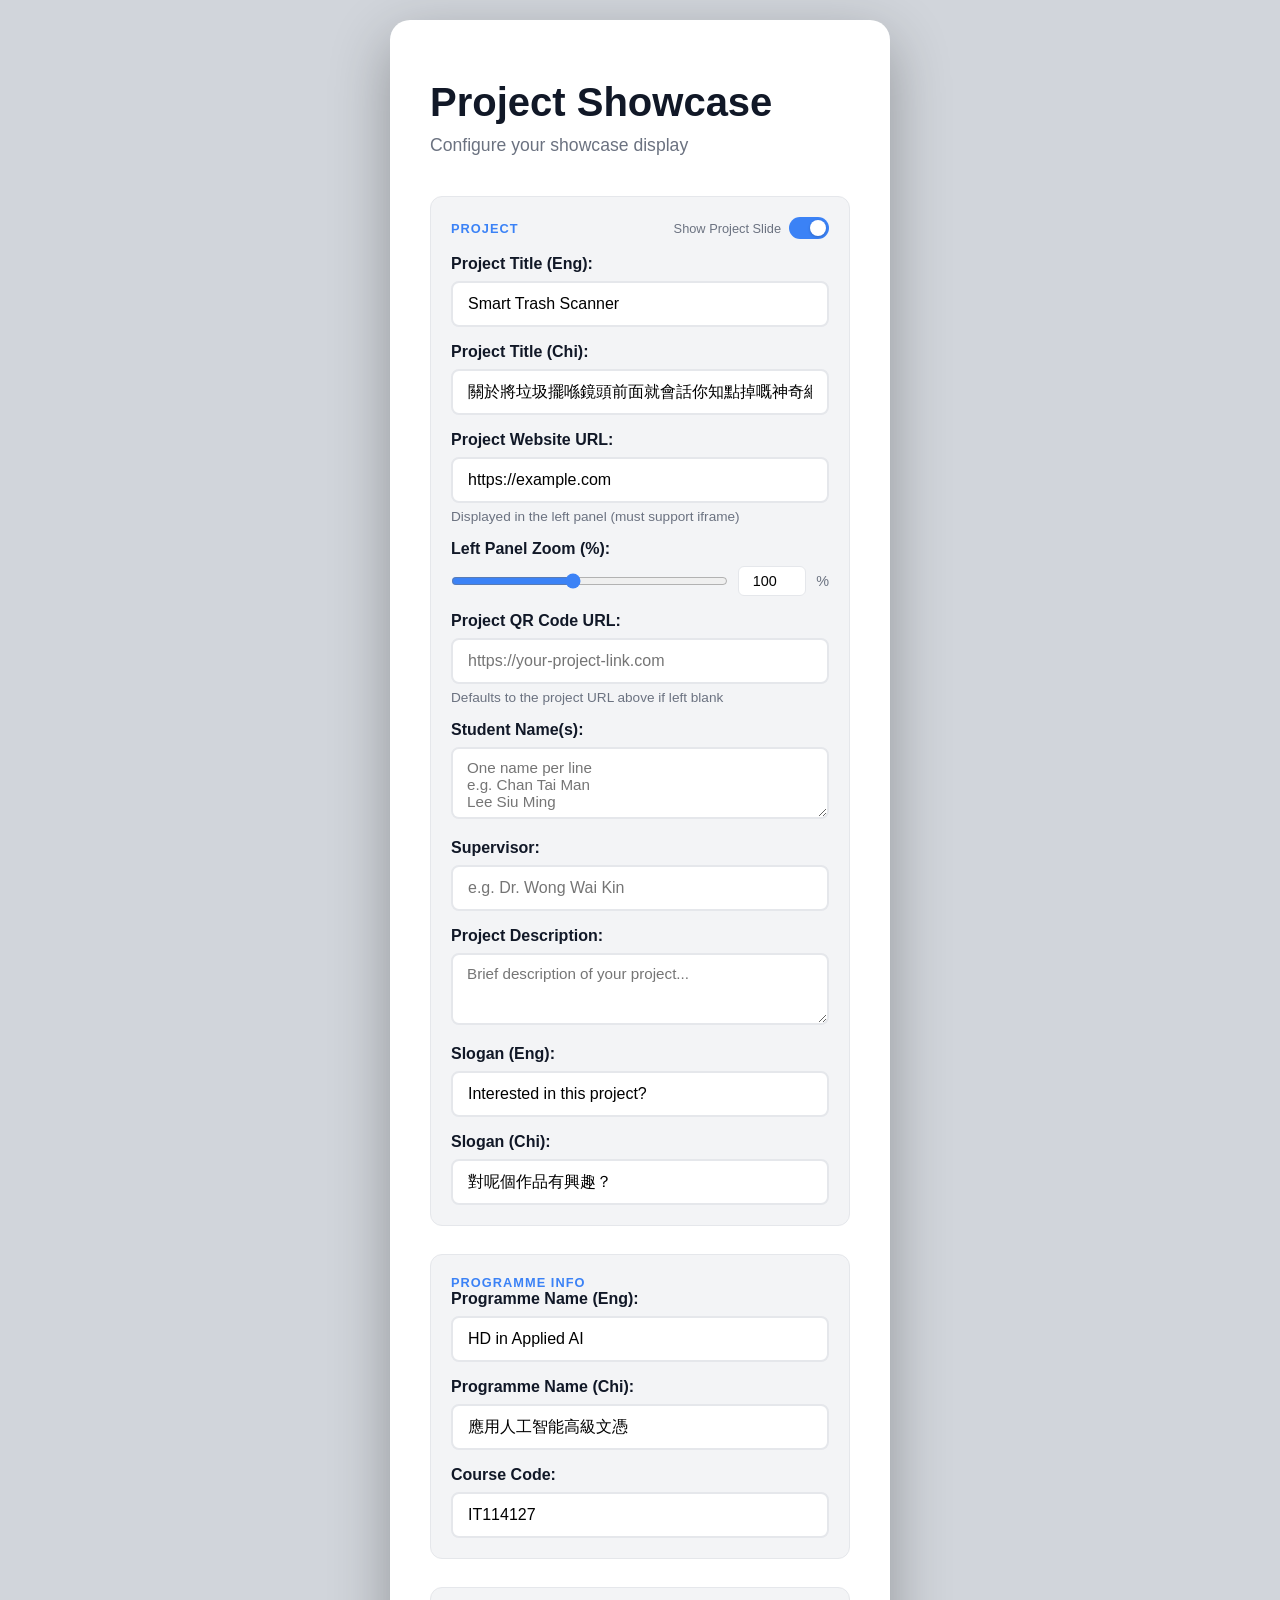
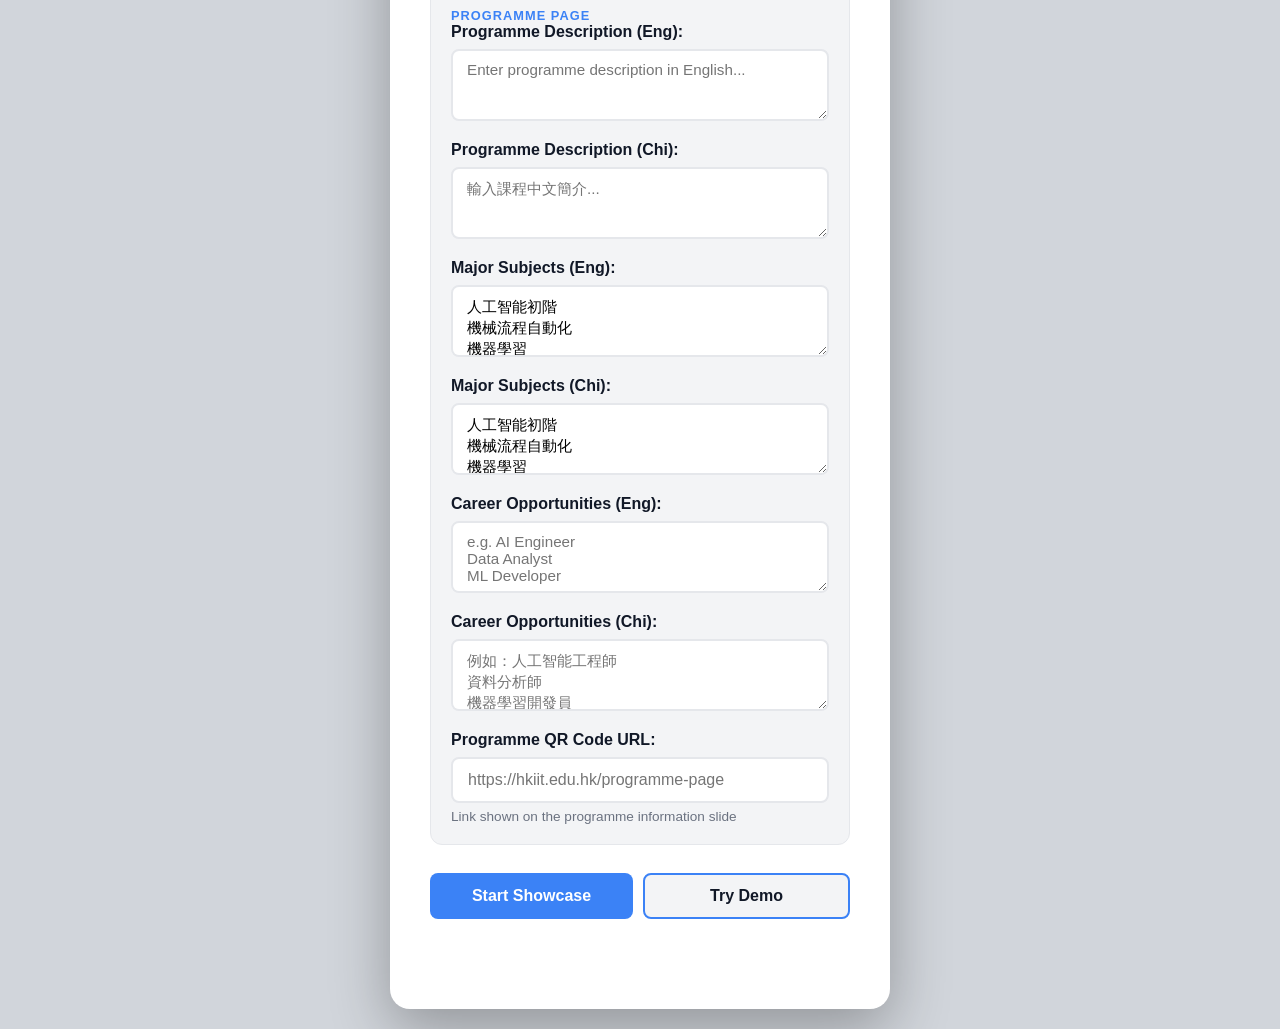
<file: index.html>
<!DOCTYPE html>
<html lang="en">
<head>
    <meta charset="UTF-8">
    <meta name="viewport" content="width=device-width, initial-scale=1.0">
    <title>Project Showcase - Setup</title>
    <link rel="stylesheet" href="styles.css">
</head>
<body>
    <div class="start-screen">
        <div class="start-container">
            <h1>Project Showcase</h1>
            <p class="subtitle">Configure your showcase display</p>

            <!-- Section 1: Project URLs -->
            <div class="setup-section">
                <div class="setup-section-header">
                    <h3 class="setup-section-title">Project</h3>
                    <label class="toggle-label">
                        <span class="toggle-text">Show Project Slide</span>
                        <input type="checkbox" id="showSlide1" checked>
                        <span class="toggle-switch"></span>
                    </label>
                </div>

                <div class="input-section">
                    <label for="projTitleEng">Project Title (Eng):</label>
                    <input type="text" id="projTitleEng" value="Smart Trash Scanner">
                </div>

                <div class="input-section">
                    <label for="projTitleChi">Project Title (Chi):</label>
                    <input type="text" id="projTitleChi" value="關於將垃圾擺喺鏡頭前面就會話你知點掉嘅神奇網頁">
                </div>

                <div class="input-section">
                    <label for="websiteUrl">Project Website URL:</label>
                    <input type="url" id="websiteUrl"
                        placeholder="https://example.com"
                        value="https://example.com">
                    <small class="hint">Displayed in the left panel (must support iframe)</small>
                </div>

                <div class="input-section">
                    <label for="iframeZoom">Left Panel Zoom (%):</label>
                    <div class="zoom-input-row">
                        <input type="range" id="iframeZoomRange" min="25" max="200" value="100" step="5">
                        <input type="number" id="iframeZoom" min="25" max="200" value="100" step="5">
                        <span class="zoom-unit">%</span>
                    </div>
                </div>

                <div class="input-section">
                    <label for="qrUrl">Project QR Code URL:</label>
                    <input type="url" id="qrUrl"
                        placeholder="https://your-project-link.com">
                    <small class="hint">Defaults to the project URL above if left blank</small>
                </div>

                <div class="input-section">
                    <label for="studentNames">Student Name(s):</label>
                    <textarea id="studentNames" class="setup-textarea"
                        placeholder="One name per line&#10;e.g. Chan Tai Man&#10;Lee Siu Ming"></textarea>
                </div>

                <div class="input-section">
                    <label for="supervisorName">Supervisor:</label>
                    <input type="text" id="supervisorName"
                        placeholder="e.g. Dr. Wong Wai Kin">
                </div>

                <div class="input-section">
                    <label for="projDesc">Project Description:</label>
                    <textarea id="projDesc" class="setup-textarea"
                        placeholder="Brief description of your project..."></textarea>
                </div>

                <div class="input-section">
                    <label for="sloganEng">Slogan (Eng):</label>
                    <input type="text" id="sloganEng"
                        value="Interested in this project?">
                </div>

                <div class="input-section">
                    <label for="sloganChi">Slogan (Chi):</label>
                    <input type="text" id="sloganChi"
                        value="對呢個作品有興趣？">
                </div>
            </div>

            <!-- Section 2: Programme Info -->
            <div class="setup-section">
                <h3 class="setup-section-title">Programme Info</h3>

                <div class="input-section">
                    <label for="progNameEng">Programme Name (Eng):</label>
                    <input type="text" id="progNameEng"
                        value="HD in Applied AI">
                </div>

                <div class="input-section">
                    <label for="progNameChi">Programme Name (Chi):</label>
                    <input type="text" id="progNameChi"
                        value="應用人工智能高級文憑">
                </div>

                <div class="input-section">
                    <label for="courseCode">Course Code:</label>
                    <input type="text" id="courseCode"
                        value="IT114127">
                </div>
            </div>

            <!-- Section 3: Programme Page -->
            <div class="setup-section">
                <h3 class="setup-section-title">Programme Page</h3>

                <div class="input-section">
                    <label for="progDescEng">Programme Description (Eng):</label>
                    <textarea id="progDescEng" class="setup-textarea"
                        placeholder="Enter programme description in English..."></textarea>
                </div>

                <div class="input-section">
                    <label for="progDescChi">Programme Description (Chi):</label>
                    <textarea id="progDescChi" class="setup-textarea"
                        placeholder="輸入課程中文簡介..."></textarea>
                </div>

                <div class="input-section">
                    <label for="majorSubjectsEng">Major Subjects (Eng):</label>
                    <textarea id="majorSubjectsEng" class="setup-textarea">人工智能初階
機械流程自動化
機器學習
用戶體驗及界面設計
人工智能應用開發
雲端人工智能服務</textarea>
                </div>

                <div class="input-section">
                    <label for="majorSubjectsChi">Major Subjects (Chi):</label>
                    <textarea id="majorSubjectsChi" class="setup-textarea">人工智能初階
機械流程自動化
機器學習
用戶體驗及界面設計
人工智能應用開發
雲端人工智能服務</textarea>
                </div>

                <div class="input-section">
                    <label for="careerOppEng">Career Opportunities (Eng):</label>
                    <textarea id="careerOppEng" class="setup-textarea"
                        placeholder="e.g. AI Engineer&#10;Data Analyst&#10;ML Developer"></textarea>
                </div>

                <div class="input-section">
                    <label for="careerOppChi">Career Opportunities (Chi):</label>
                    <textarea id="careerOppChi" class="setup-textarea"
                        placeholder="例如：人工智能工程師&#10;資料分析師&#10;機器學習開發員"></textarea>
                </div>

                <div class="input-section">
                    <label for="progQrUrl">Programme QR Code URL:</label>
                    <input type="url" id="progQrUrl"
                        placeholder="https://hkiit.edu.hk/programme-page">
                    <small class="hint">Link shown on the programme information slide</small>
                </div>
            </div>

            <div class="button-group">
                <button id="startBtn" class="btn btn-primary">Start Showcase</button>
                <button id="demoBtn" class="btn btn-secondary">Try Demo</button>
            </div>
        </div>
    </div>

    <script src="script.js"></script>
</body>
</html>
</file>
<file: styles.css>
* {
    margin: 0;
    padding: 0;
    box-sizing: border-box;
}

:root {
    --primary-color: #3b82f6;
    --primary-dark: #1e40af;
    --accent-pink: #e81f76;
    --accent-pink-dark: #c01060;
    --accent-orange: #ffc410;
    --accent-orange-dark: #e6b00e;
    --secondary-color: #f59e0b;
    --bg-dark: #1f2937;
    --bg-light: #f3f4f6;
    --border-color: #e5e7eb;
    --text-dark: #111827;
    --text-light: #6b7280;
}

body {
    font-family: -apple-system, BlinkMacSystemFont, 'Segoe UI', Roboto, Oxygen, Ubuntu, Cantarell, sans-serif;
    background-color: var(--bg-light);
    color: var(--text-dark);
}

/* ===== START SCREEN ===== */
.start-screen {
    min-height: 100vh;
    display: flex;
    align-items: center;
    justify-content: center;
    background: #d1d5db;
    padding: 20px;
}

.start-container {
    background: white;
    border-radius: 20px;
    padding: 60px 40px;
    max-width: 500px;
    width: 100%;
    box-shadow: 0 20px 60px rgba(0, 0, 0, 0.3);
    animation: slideUp 0.6s ease-out;
}

@keyframes slideUp {
    from {
        opacity: 0;
        transform: translateY(30px);
    }
    to {
        opacity: 1;
        transform: translateY(0);
    }
}

.start-container h1 {
    font-size: 2.5rem;
    margin-bottom: 10px;
    color: var(--text-dark);
}

.start-container .subtitle {
    font-size: 1.1rem;
    color: var(--text-light);
    margin-bottom: 40px;
}

.input-section {
    margin-bottom: 30px;
}

.input-section label {
    display: block;
    margin-bottom: 8px;
    font-weight: 600;
    color: var(--text-dark);
}

.input-section input {
    width: 100%;
    padding: 12px 15px;
    border: 2px solid var(--border-color);
    border-radius: 8px;
    font-size: 1rem;
    transition: all 0.3s;
}

.input-section input:focus {
    outline: none;
    border-color: var(--primary-color);
    box-shadow: 0 0 0 3px rgba(59, 130, 246, 0.1);
}

.input-section .hint {
    display: block;
    margin-top: 6px;
    color: var(--text-light);
    font-size: 0.85rem;
}

.zoom-input-row {
    display: flex;
    align-items: center;
    gap: 10px;
    margin-top: 6px;
}

.zoom-input-row input[type="range"] {
    flex: 1;
    accent-color: var(--primary-color);
    height: 4px;
    cursor: pointer;
}

.zoom-input-row input[type="number"] {
    width: 68px;
    padding: 6px 8px;
    border: 1px solid var(--border-color);
    border-radius: 6px;
    font-size: 0.9rem;
    text-align: center;
}

.zoom-unit {
    font-size: 0.9rem;
    color: var(--text-light);
    font-weight: 500;
}

.button-group {
    display: flex;
    gap: 10px;
    margin-bottom: 30px;
}

.btn {
    padding: 12px 24px;
    border: none;
    border-radius: 8px;
    font-size: 1rem;
    font-weight: 600;
    cursor: pointer;
    transition: all 0.3s;
}

.btn-primary {
    flex: 1;
    background-color: var(--primary-color);
    color: white;
}

.btn-primary:hover {
    background-color: var(--primary-dark);
    transform: translateY(-2px);
    box-shadow: 0 10px 20px rgba(59, 130, 246, 0.3);
}

.btn-secondary {
    flex: 1;
    background-color: var(--bg-light);
    color: var(--text-dark);
    border: 2px solid var(--primary-color);
}

.btn-secondary:hover {
    background-color: var(--primary-color);
    color: white;
}

.info-box {
    background-color: var(--bg-light);
    border-radius: 12px;
    padding: 20px;
}

.info-box h3 {
    margin-bottom: 15px;
    font-size: 1.1rem;
}

.info-box ul {
    list-style: none;
}

.info-box li {
    padding: 6px 0;
    color: var(--text-light);
}

/* ===== SHOWCASE SCREEN ===== */
.showcase-container {
    display: flex;
    flex-direction: column;
    height: 100vh;
    background-color: #ffffff;
}

.content-wrapper {
    display: flex;
    flex: 1;
    gap: 0;
    overflow: hidden;
}

.panel {
    display: flex;
    flex-direction: column;
    background-color: #ffffff;
    overflow: hidden;
}

.left-panel {
    flex: 1;
    min-width: 300px;
}

.right-panel {
    flex: 0 0 400px;
    background-color: #ffffff;
    color: var(--text-dark);
    border-left: 1px solid var(--border-color);
}

.panel-header {
    background-color: #ffffff;
    color: var(--text-dark);
    padding: 12px 18px;
    border-bottom: 1px solid var(--border-color);
    display: flex;
    align-items: center;
    gap: 14px;
}

.panel-header-title {
    flex: 1;
    display: flex;
    flex-direction: column;
    align-items: flex-start;
    gap: 2px;
}

.panel-header-title .title-eng {
    font-weight: 700;
    font-size: 1rem;
    color: var(--text-dark);
    text-align: left;
}

.panel-header-title .title-chi {
    font-weight: 600;
    font-size: 0.88rem;
    color: var(--text-light);
    text-align: left;
}

.iframe-display {
    flex: 1;
    border: none;
    width: 100%;
    height: 100%;
}

/* ===== DIVIDER ===== */
.divider {
    width: 4px;
    background-color: var(--border-color);
    cursor: col-resize;
    transition: background-color 0.3s;
    flex-shrink: 0;
}

.divider:hover {
    background-color: var(--primary-color);
}

.divider.dragging {
    background-color: var(--primary-color);
}

/* ===== SETUP PAGE SECTIONS ===== */
.setup-section {
    margin-bottom: 28px;
    border: 1px solid var(--border-color);
    border-radius: 12px;
    padding: 20px;
    background: var(--bg-light);
}

.setup-section-header {
    display: flex;
    align-items: center;
    justify-content: space-between;
    margin-bottom: 16px;
}

.setup-section-title {
    font-size: 0.8rem;
    font-weight: 700;
    text-transform: uppercase;
    letter-spacing: 0.08em;
    color: var(--primary-color);
    margin-bottom: 0;
}

/* iOS-style toggle switch */
.toggle-label {
    display: flex;
    align-items: center;
    gap: 8px;
    cursor: pointer;
    user-select: none;
}

.toggle-text {
    font-size: 0.8rem;
    font-weight: 500;
    color: var(--text-light);
}

.toggle-label input[type="checkbox"] {
    display: none;
}

.toggle-switch {
    position: relative;
    width: 40px;
    height: 22px;
    background: #d1d5db;
    border-radius: 11px;
    transition: background 0.2s;
    flex-shrink: 0;
}

.toggle-switch::after {
    content: '';
    position: absolute;
    top: 3px;
    left: 3px;
    width: 16px;
    height: 16px;
    background: #ffffff;
    border-radius: 50%;
    box-shadow: 0 1px 3px rgba(0,0,0,0.2);
    transition: transform 0.2s;
}

.toggle-label input:checked + .toggle-switch {
    background: var(--primary-color);
}

.toggle-label input:checked + .toggle-switch::after {
    transform: translateX(18px);
}

.setup-section .input-section {
    margin-bottom: 16px;
}

.setup-section .input-section:last-child {
    margin-bottom: 0;
}

.setup-textarea {
    width: 100%;
    padding: 10px 14px;
    border: 2px solid var(--border-color);
    border-radius: 8px;
    font-size: 0.95rem;
    font-family: inherit;
    resize: vertical;
    min-height: 72px;
    transition: all 0.3s;
}

.setup-textarea:focus {
    outline: none;
    border-color: var(--primary-color);
    box-shadow: 0 0 0 3px rgba(59, 130, 246, 0.1);
}

/* ===== PROGRAMME INFORMATION AREA ===== */
.info-logo {
    height: 126px;
    width: auto;
    object-fit: contain;
}

/* Persistent programme name bar (shown across all slides) */
.persistent-info {
    padding: 12px 18px 10px;
    background: #ffffff;
    border-bottom: 1px solid var(--border-color);
}

.persistent-info .course-code-badge {
    margin-bottom: 6px;
}

.persistent-info p:first-of-type {
    font-size: 1.45rem;
    font-weight: 800;
    color: var(--text-dark);
    line-height: 1.25;
    letter-spacing: -0.02em;
}

.persistent-info p[lang="zh-Hant"] {
    font-size: 1.2rem;
    font-weight: 700;
    color: var(--text-light);
    margin-top: 2px;
}

/* Slides wrapper */
.slides-wrapper {
    flex: 1;
    position: relative;
    overflow: hidden;
}

.slide {
    position: absolute;
    inset: 0;
    opacity: 0;
    pointer-events: none;
    transition: opacity 0.7s ease;
    display: flex;
    flex-direction: column;
    overflow: hidden;
}

.slide.active {
    opacity: 1;
    pointer-events: auto;
}

/* ===== ANIMATED WAVE CANVAS BACKGROUND ===== */
.bg-canvas {
    position: absolute;
    inset: 0;
    width: 100%;
    height: 100%;
    pointer-events: none;
    z-index: 0;
}

/* Slide indicator dots — layout handled in lower block */

.dot {
    width: 8px;
    height: 8px;
    border-radius: 50%;
    background: var(--border-color);
    cursor: pointer;
    transition: background 0.3s;
}

.dot.active {
    background: var(--primary-color);
}

.info-container {
    display: flex;
    flex-direction: column;
    flex: 1;
    overflow: hidden;
    background: linear-gradient(180deg, rgba(255,255,255,0.86) 0%, rgba(224,238,255,0.86) 100%);
    position: relative;
    z-index: 1;
}

/* Programme Name — top section */
.prog-name {
    padding: 16px 20px 16px;
    margin: 18px 18px 0;
    background: #ffffff;
    border-radius: 10px;
    box-shadow: 0 2px 8px rgba(59, 130, 246, 0.08);
}

.prog-name p:first-child {
    font-size: 1.7rem;
    font-weight: 800;
    color: var(--text-dark);
    line-height: 1.25;
    letter-spacing: -0.02em;
}

.prog-name p[lang="zh-Hant"] {
    font-size: 1.05rem;
    font-weight: 600;
    color: var(--text-light);
    margin-top: 4px;
}

.course-code-badge {
    display: inline-flex;
    align-items: center;
    margin-bottom: 8px;
    background: var(--accent-orange);
    border-radius: 20px;
    padding: 3px 12px;
}

.course-code-badge span {
    font-size: 1rem;
    font-weight: 700;
    color: #ffffff;
}

/* Slide 1 inner container: cards stacked with scroll */
#slide1 .info-container {
    gap: 10px;
    padding: 12px 14px;
    overflow-y: auto;
    justify-content: flex-start;
}

/* Slide 1 top block: title + students + supervisor (card style from prog-detail-block) */
.proj-top-block {
    /* inherits prog-detail-block card style */
}

.proj-desc-block {
    /* inherits prog-detail-block card style */
}

.proj-title-eng {
    font-size: 1.45rem;
    font-weight: 800;
    color: #0055b8;
    line-height: 1.3;
}

.proj-title-chi {
    font-size: 0.82rem;
    font-weight: 500;
    color: var(--text-light);
    margin-top: 3px;
    line-height: 1.5;
    margin-bottom: 10px;
    padding-bottom: 10px;
    border-bottom: 1px solid rgba(0, 85, 184, 0.1);
}

.proj-desc {
    font-size: 0.88rem;
    font-weight: 500;
    color: var(--text-dark);
    line-height: 1.55;
    margin-top: 8px;
    white-space: pre-line;
}

.team-students {
    display: flex;
    flex-wrap: wrap;
    gap: 5px 8px;
    margin-top: 0;
    margin-bottom: 8px;
}

.team-student-name {
    font-size: 0.9rem;
    font-weight: 600;
    color: var(--text-dark);
    background: rgba(0, 85, 184, 0.08);
    border-radius: 20px;
    padding: 3px 12px;
}

.team-supervisor {
    font-size: 0.82rem;
    font-weight: 500;
    color: var(--text-light);
    margin-top: 2px;
    padding-top: 8px;
    border-top: 1px solid rgba(0, 85, 184, 0.1);
}

.team-supervisor::before {
    content: 'Supervisor: ';
    font-weight: 600;
    color: #0055b8;
}

/* QR Section — fills remaining space, vertically centred */
.qr-section {
    flex: 1;
    display: flex;
    flex-direction: column;
    align-items: center;
    justify-content: center;
    gap: 10px;
    padding: 12px 20px 16px;
}


/* Slogan */
.slogan {
    text-align: center;
    padding: 4px 0 8px;
}

.slogan p:first-child {
    font-size: 1.05rem;
    font-weight: 700;
    color: var(--primary-color);
    line-height: 1.5;
}

.slogan p[lang="zh-Hant"] {
    font-size: 0.95rem;
    font-weight: 600;
    color: #0055b8;
}

/* QR Code block */
.qr-block {
    background: #ffffff;
    border-radius: 16px;
    padding: 7px;
    box-shadow: 0 6px 24px rgba(59, 130, 246, 0.15), 0 2px 8px rgba(0,0,0,0.06);
}

.qr-image {
    width: 210px;
    height: 210px;
    border-radius: 10px;
    background: #ffffff;
    display: block;
}

.qr-image-lg {
    width: 210px;
    height: 210px;
}

/* Animated arrow pointing up at QR */
.qr-arrow {
    font-size: 2.4rem;
    color: var(--primary-color);
    line-height: 1;
    animation: bounceUp 1.1s ease-in-out infinite;
}

@keyframes bounceUp {
    0%, 100% { transform: translateY(0);    opacity: 1; }
    50%       { transform: translateY(-8px); opacity: 0.7; }
}

/* Scan text */
.scan-text {
    text-align: center;
    background: #374151;
    border-radius: 10px;
    padding: 8px 20px;
}

.scan-text p {
    font-size: 0.92rem;
    font-weight: 700;
    color: #ffffff;
    line-height: 1.6;
}

.scan-text p[lang="zh-Hant"] {
    font-size: 0.85rem;
    font-weight: 500;
    color: rgba(255,255,255,0.85);
}

.scan-text-pink {
    background: #0055b8;
}

.scan-text-pink:hover {
    background: #004299;
}

/* ===== SLIDE 2: PROGRAMME DETAILS ===== */
.info-container-2 {
    gap: 12px;
    padding: 28px 18px 12px;
    overflow-y: auto;
    justify-content: flex-start;
    background: linear-gradient(180deg, rgba(255,255,255,0.86) 0%, rgba(224,238,255,0.86) 100%);
}

.prog-detail-block {
    width: 100%;
    background: #ffffff;
    border-radius: 10px;
    padding: 12px 16px;
    box-shadow: 0 2px 8px rgba(59, 130, 246, 0.07);
}

.detail-heading {
    display: flex;
    justify-content: space-between;
    align-items: baseline;
    margin-bottom: 6px;
    padding-bottom: 6px;
    border-bottom: 1px solid var(--border-color);
}

.detail-heading span:first-child {
    font-size: 0.82rem;
    font-weight: 700;
    color: #0055b8;
    text-transform: uppercase;
    letter-spacing: 0.05em;
}

.detail-heading span[lang="zh-Hant"] {
    font-size: 0.78rem;
    font-weight: 700;
    color: #0055b8;
}

.detail-text {
    font-size: 1rem;
    font-weight: 600;
    color: var(--text-dark);
    line-height: 1.6;
    white-space: pre-line;
}

.detail-text-chi {
    font-size: 0.96rem;
    font-weight: 500;
    color: var(--text-light);
    margin-top: 4px;
}

/* Slide 3 (English) — slightly smaller body text */
#slide3 .detail-text {
    font-size: 0.88rem;
    font-weight: 500;
}

.qr-section-small {
    flex: 0;
    gap: 8px;
    padding: 8px 0 4px;
    margin-top: 0;
}

/* Programme QR pinned to bottom of slide */
.qr-section-bottom {
    margin-top: auto;
    padding-bottom: 50px;
    gap: 10px;
    flex: 0;
}

/* Dot bar: gear | dots | pause */
.slide-dots {
    display: flex;
    justify-content: space-between;
    align-items: center;
    padding: 6px 14px;
    background: #ffffff;
    border-top: 1px solid var(--border-color);
}

.dots-group {
    display: flex;
    gap: 8px;
    align-items: center;
}

.dots-bar-btn {
    background: transparent;
    border: none;
    color: #9ca3af;
    font-size: 1rem;
    cursor: pointer;
    padding: 4px 6px;
    border-radius: 6px;
    line-height: 1;
    transition: color 0.2s, background 0.2s;
}

.dots-bar-btn:hover {
    color: var(--primary-color);
    background: #f0f6ff;
}

/* ===== RESPONSIVE ===== */
@media (max-width: 1024px) {
    .right-panel {
        flex: 0 0 350px;
    }
}

@media (max-width: 768px) {
    .start-container {
        padding: 40px 30px;
    }

    .start-container h1 {
        font-size: 2rem;
    }

    .button-group {
        flex-direction: column;
    }

    .content-wrapper {
        flex-direction: column;
    }

    .left-panel,
    .right-panel {
        flex: 1 !important;
    }

    .divider {
        width: 100%;
        height: 4px;
    }

    .right-panel {
        flex: 0 0 250px !important;
        border-left: none;
        border-top: 1px solid var(--border-color);
    }
}
</file>
